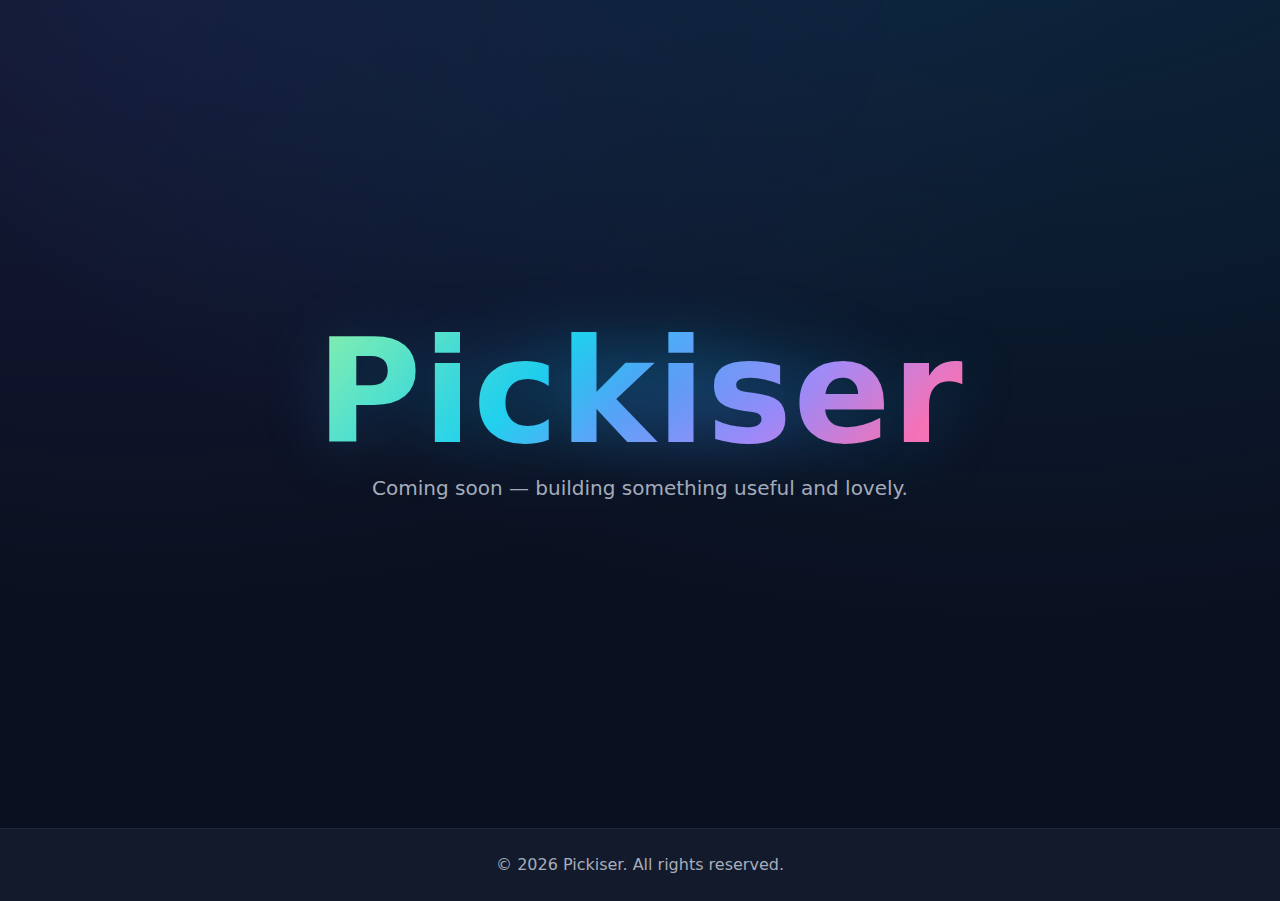
<file: index.html>
<!doctype html>
<html lang="en">
  <head>
    <meta charset="utf-8" />
    <meta name="viewport" content="width=device-width, initial-scale=1" />
    <title>Pickiser — Coming soon</title>
    <meta
      name="description"
      content="Pickiser is a product company in its bootstrap phase. Our products are in development — follow along for updates."
    />
    <meta property="og:title" content="Pickiser" />
    <meta
      property="og:description"
      content="A product company in bootstrap phase. Products in development."
    />
    <meta property="og:type" content="website" />
    <meta name="theme-color" content="#0ea5e9" />
    <link rel="stylesheet" href="./styles.css" />
    <link rel="icon" href="data:image/svg+xml,%3Csvg xmlns='http://www.w3.org/2000/svg' viewBox='0 0 100 100'%3E%3Crect width='100' height='100' rx='20' ry='20' fill='%230ea5e9'/%3E%3Ctext x='50' y='62' font-size='58' text-anchor='middle' fill='white' font-family='Segoe UI, Roboto, Helvetica, Arial' font-weight='700'%3EP%3C/text%3E%3C/svg%3E" />
  </head>
  <body>
    <main>
      <section class="hero">
        <div class="container">
          <div class="stack">
            <h1 class="hero-title" aria-label="Pickiser">
              <span class="glow" aria-hidden="true"></span>
              Pickiser
            </h1>
            <p class="tagline">Coming soon — building something useful and lovely.</p>
          </div>
        </div>
      </section>
    </main>

    <footer class="site-footer" role="contentinfo">
      <div class="container">
        <p>© <span id="year"></span> Pickiser. All rights reserved.</p>
      </div>
    </footer>

    <script src="./script.js" defer></script>
  </body>
  </html>
</file>
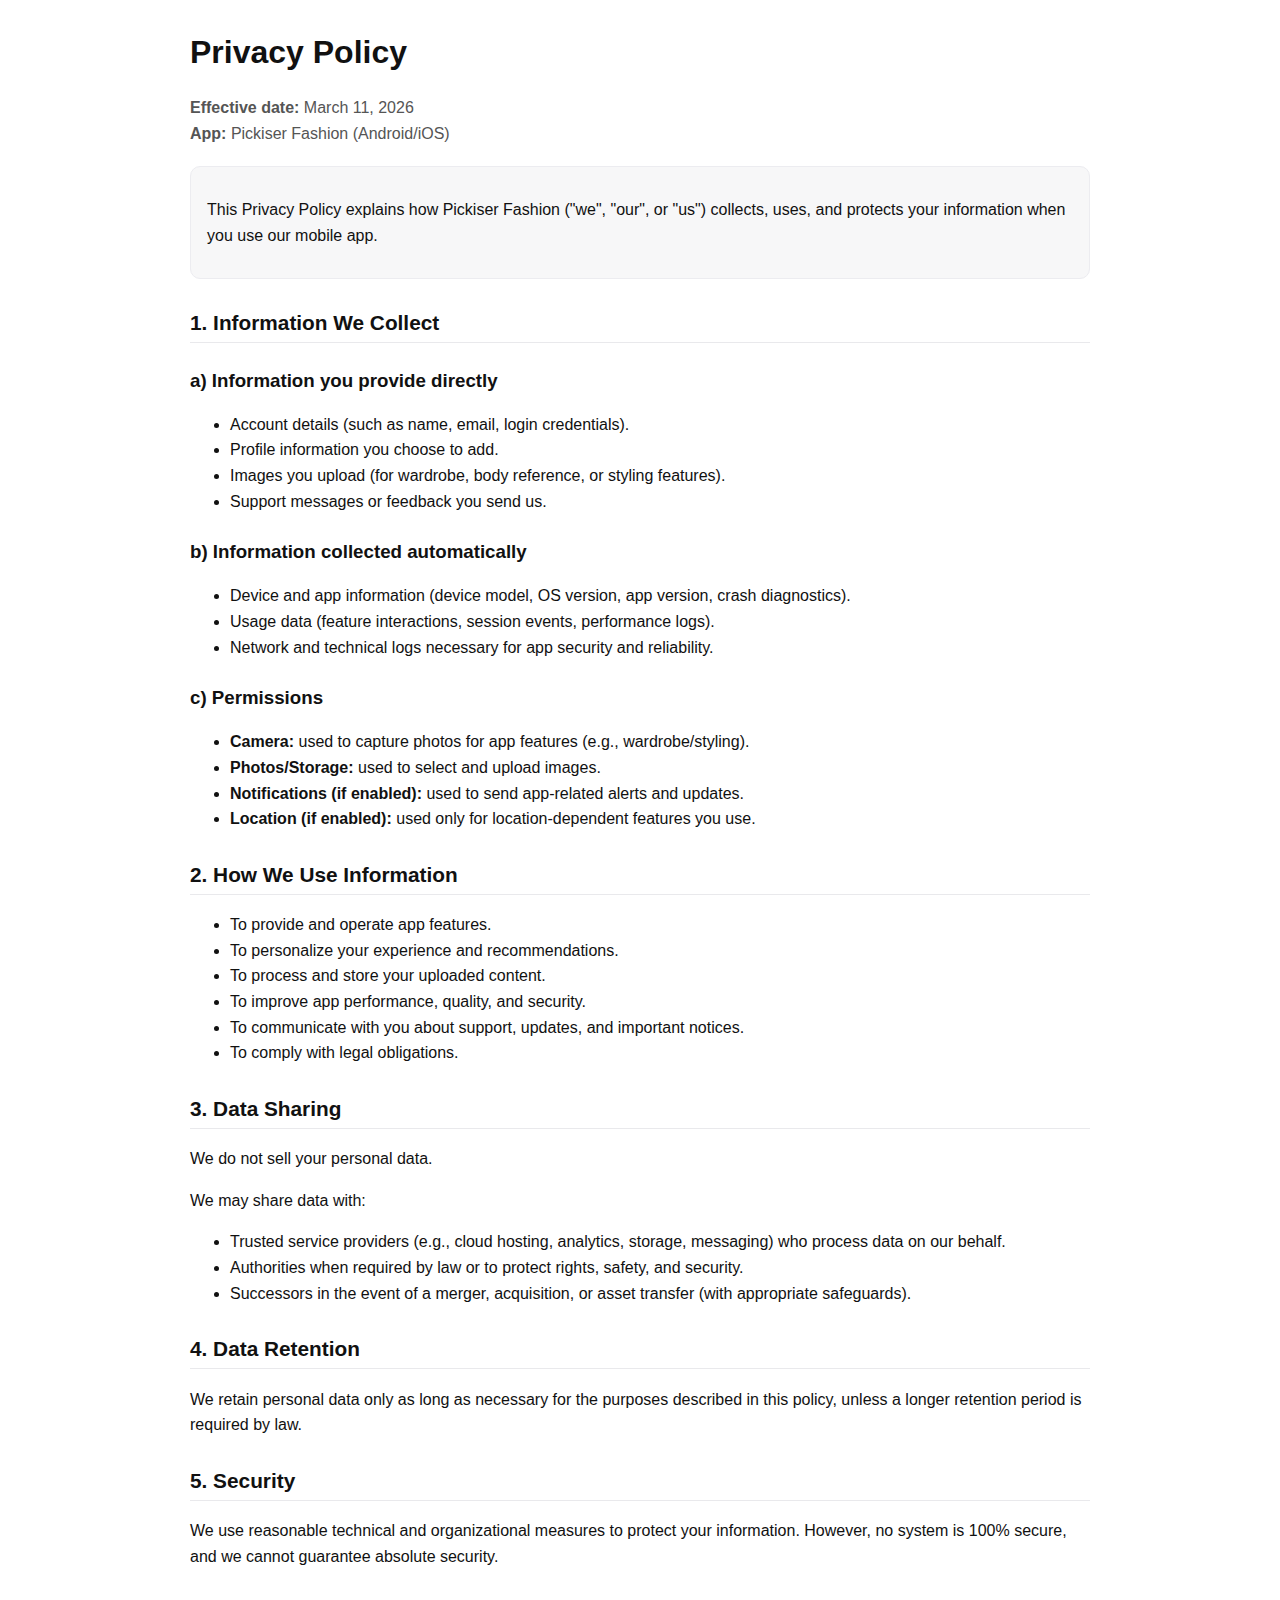
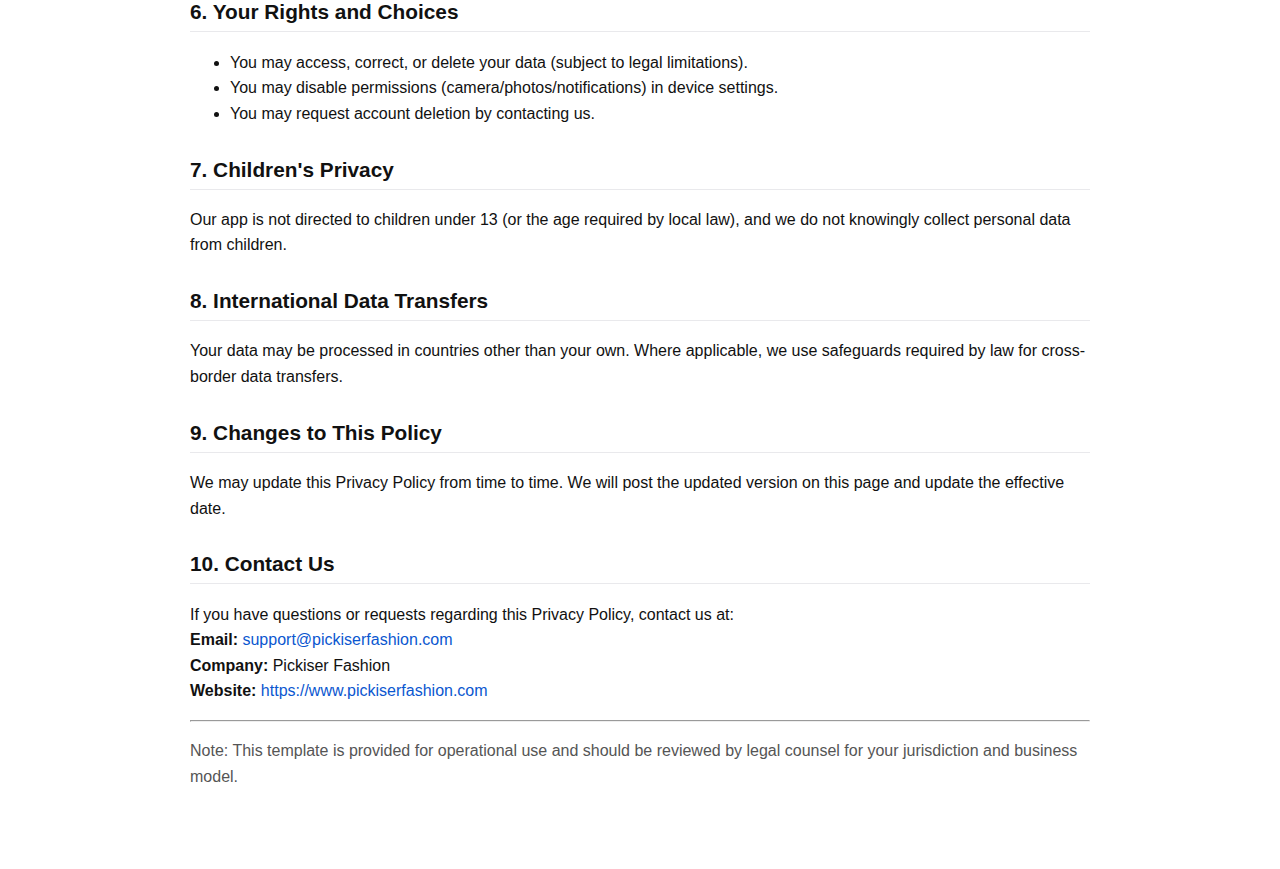
<file: picmoda-privacy-policy.html>
<!doctype html>
<html lang="en">
<head>
  <meta charset="utf-8" />
  <meta name="viewport" content="width=device-width, initial-scale=1" />
  <title>Privacy Policy - Pickiser Fashion</title>
  <meta name="description" content="Privacy Policy for Pickiser Fashion mobile application." />
  <style>
    :root { --fg:#111; --muted:#555; --bg:#fff; --card:#f7f7f8; --link:#0b57d0; }
    body { margin:0; font-family: Arial, Helvetica, sans-serif; color:var(--fg); background:var(--bg); line-height:1.6; }
    .wrap { max-width: 900px; margin: 0 auto; padding: 32px 20px 60px; }
    h1, h2, h3 { line-height:1.3; margin-top: 1.4em; }
    h1 { margin-top:0; font-size: 2rem; }
    h2 { font-size: 1.3rem; border-bottom:1px solid #e9e9ec; padding-bottom: 6px; }
    p, li { font-size: 1rem; }
    .meta { color:var(--muted); margin-bottom: 20px; }
    .card { background: var(--card); border:1px solid #ececf0; border-radius:10px; padding:14px 16px; }
    a { color:var(--link); text-decoration: none; }
    a:hover { text-decoration: underline; }
    code { background:#f0f0f2; padding:2px 6px; border-radius:4px; }
  </style>
</head>
<body>
  <main class="wrap">
    <h1>Privacy Policy</h1>
    <p class="meta">
      <strong>Effective date:</strong> March 11, 2026<br />
      <strong>App:</strong> Pickiser Fashion (Android/iOS)
    </p>

    <div class="card">
      <p>
        This Privacy Policy explains how Pickiser Fashion ("we", "our", or "us")
        collects, uses, and protects your information when you use our mobile app.
      </p>
    </div>

    <h2>1. Information We Collect</h2>
    <h3>a) Information you provide directly</h3>
    <ul>
      <li>Account details (such as name, email, login credentials).</li>
      <li>Profile information you choose to add.</li>
      <li>Images you upload (for wardrobe, body reference, or styling features).</li>
      <li>Support messages or feedback you send us.</li>
    </ul>

    <h3>b) Information collected automatically</h3>
    <ul>
      <li>Device and app information (device model, OS version, app version, crash diagnostics).</li>
      <li>Usage data (feature interactions, session events, performance logs).</li>
      <li>Network and technical logs necessary for app security and reliability.</li>
    </ul>

    <h3>c) Permissions</h3>
    <ul>
      <li><strong>Camera:</strong> used to capture photos for app features (e.g., wardrobe/styling).</li>
      <li><strong>Photos/Storage:</strong> used to select and upload images.</li>
      <li><strong>Notifications (if enabled):</strong> used to send app-related alerts and updates.</li>
      <li><strong>Location (if enabled):</strong> used only for location-dependent features you use.</li>
    </ul>

    <h2>2. How We Use Information</h2>
    <ul>
      <li>To provide and operate app features.</li>
      <li>To personalize your experience and recommendations.</li>
      <li>To process and store your uploaded content.</li>
      <li>To improve app performance, quality, and security.</li>
      <li>To communicate with you about support, updates, and important notices.</li>
      <li>To comply with legal obligations.</li>
    </ul>

    <h2>3. Data Sharing</h2>
    <p>We do not sell your personal data.</p>
    <p>We may share data with:</p>
    <ul>
      <li>Trusted service providers (e.g., cloud hosting, analytics, storage, messaging) who process data on our behalf.</li>
      <li>Authorities when required by law or to protect rights, safety, and security.</li>
      <li>Successors in the event of a merger, acquisition, or asset transfer (with appropriate safeguards).</li>
    </ul>

    <h2>4. Data Retention</h2>
    <p>
      We retain personal data only as long as necessary for the purposes described in this policy,
      unless a longer retention period is required by law.
    </p>

    <h2>5. Security</h2>
    <p>
      We use reasonable technical and organizational measures to protect your information.
      However, no system is 100% secure, and we cannot guarantee absolute security.
    </p>

    <h2>6. Your Rights and Choices</h2>
    <ul>
      <li>You may access, correct, or delete your data (subject to legal limitations).</li>
      <li>You may disable permissions (camera/photos/notifications) in device settings.</li>
      <li>You may request account deletion by contacting us.</li>
    </ul>

    <h2>7. Children's Privacy</h2>
    <p>
      Our app is not directed to children under 13 (or the age required by local law),
      and we do not knowingly collect personal data from children.
    </p>

    <h2>8. International Data Transfers</h2>
    <p>
      Your data may be processed in countries other than your own. Where applicable,
      we use safeguards required by law for cross-border data transfers.
    </p>

    <h2>9. Changes to This Policy</h2>
    <p>
      We may update this Privacy Policy from time to time. We will post the updated version
      on this page and update the effective date.
    </p>

    <h2>10. Contact Us</h2>
    <p>
      If you have questions or requests regarding this Privacy Policy, contact us at:<br />
      <strong>Email:</strong> <a href="mailto:support@pickiserfashion.com">support@pickiserfashion.com</a><br />
      <strong>Company:</strong> Pickiser Fashion<br />
      <strong>Website:</strong> <a href="https://www.pickiserfashion.com">https://www.pickiserfashion.com</a>
    </p>

    <hr />
    <p class="meta">
      Note: This template is provided for operational use and should be reviewed by legal counsel
      for your jurisdiction and business model.
    </p>
  </main>
</body>
</html>
</file>
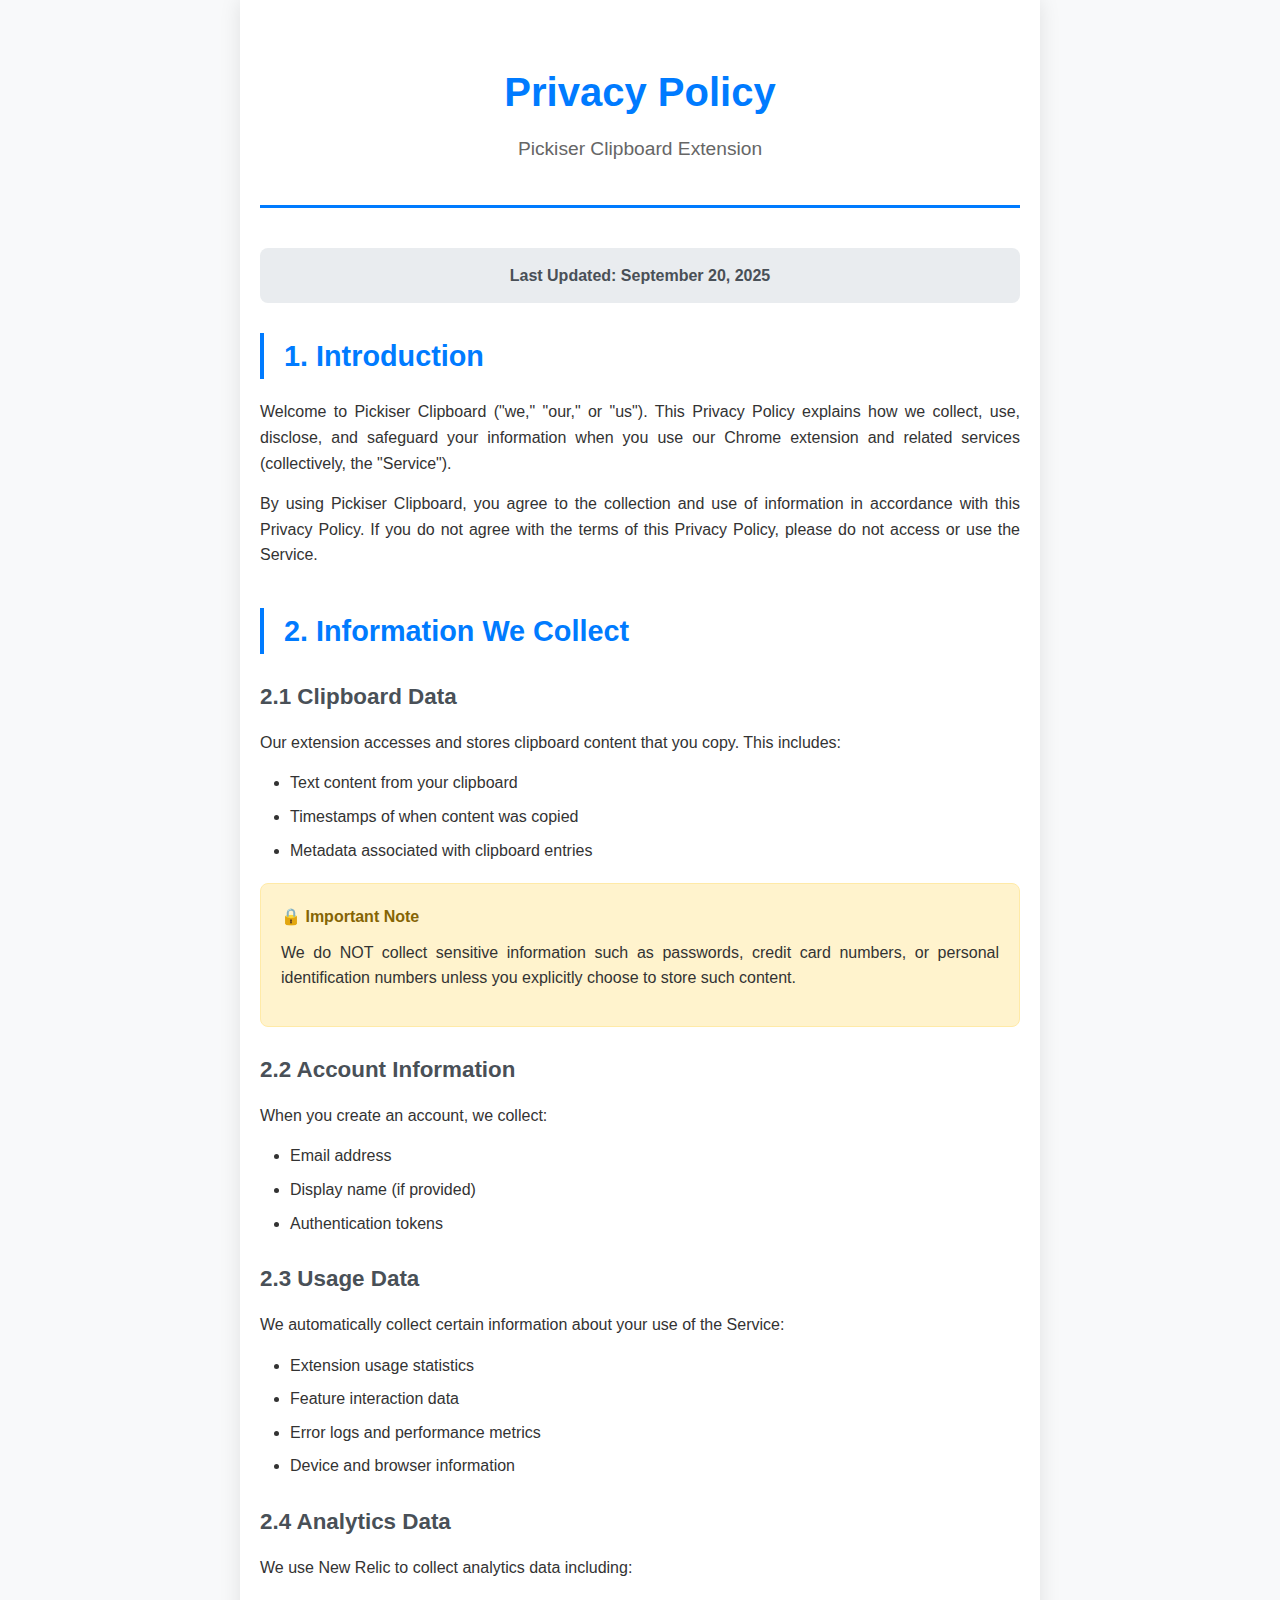
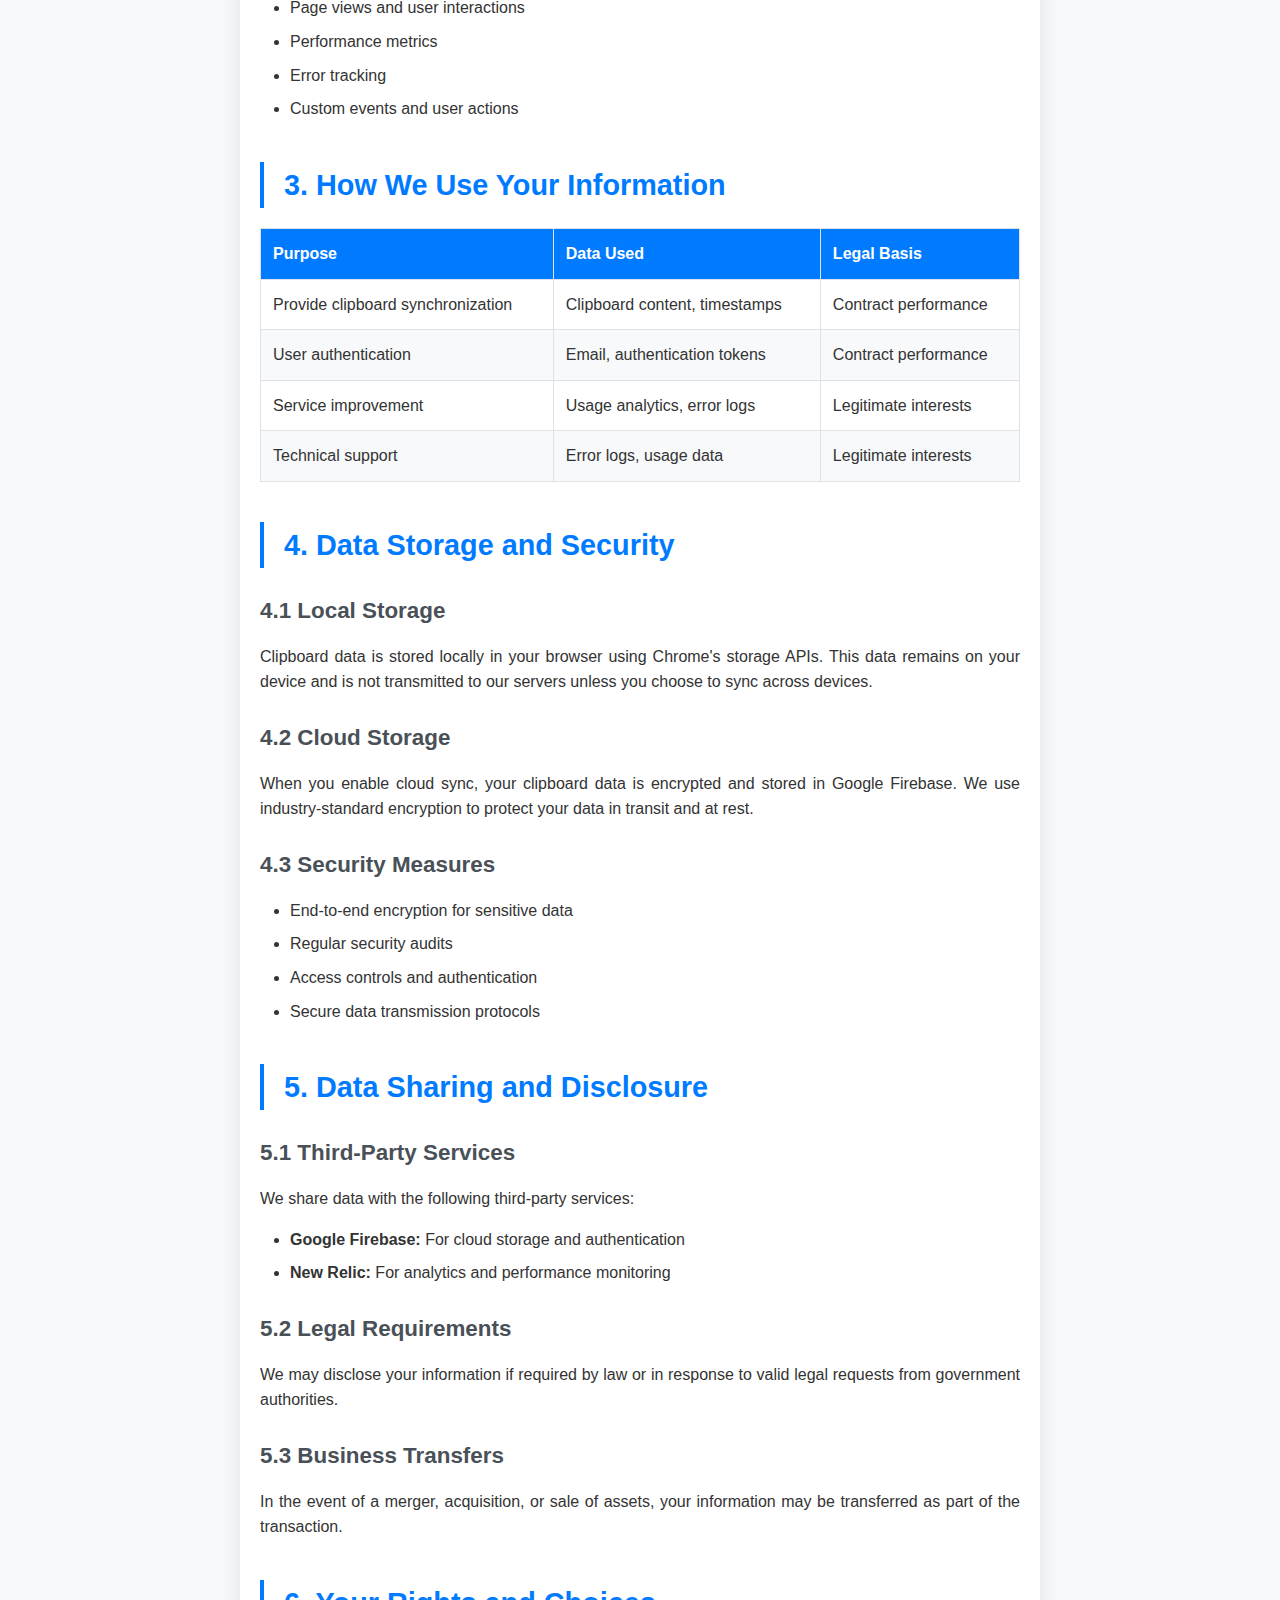
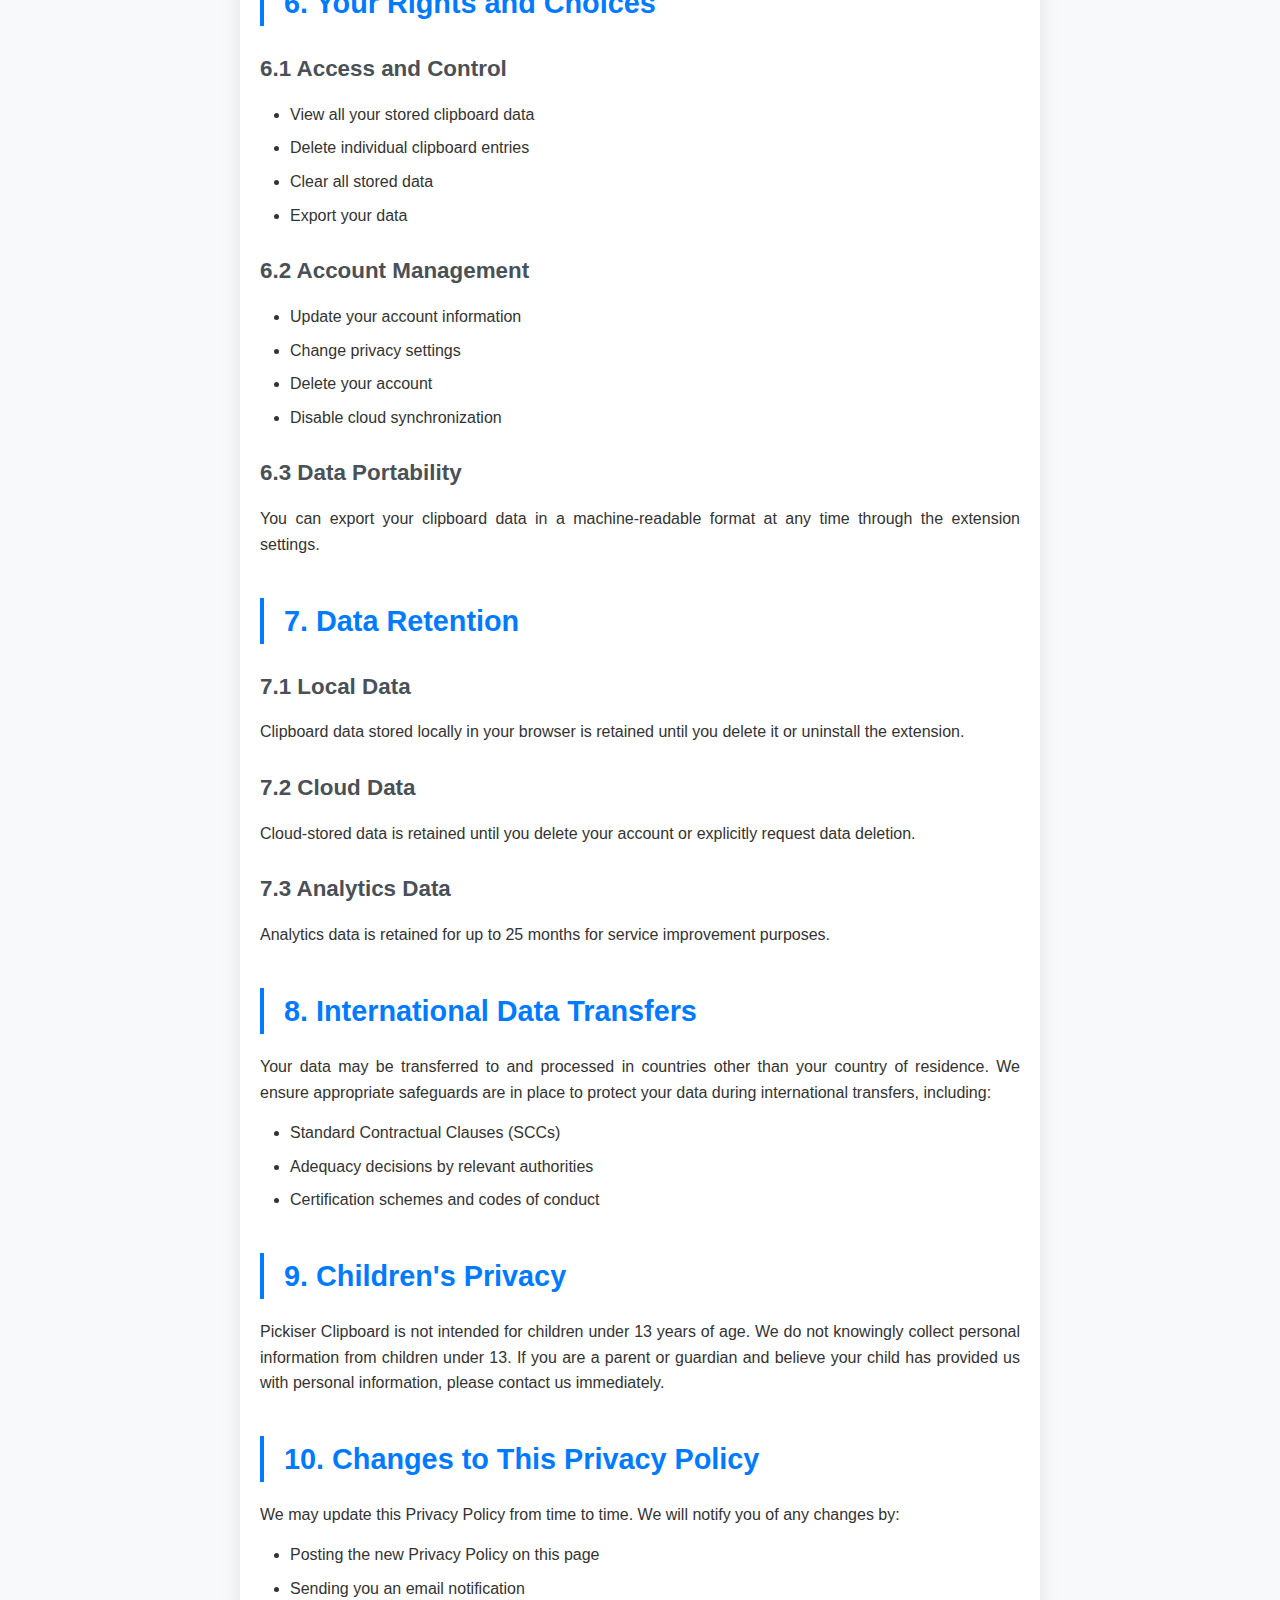
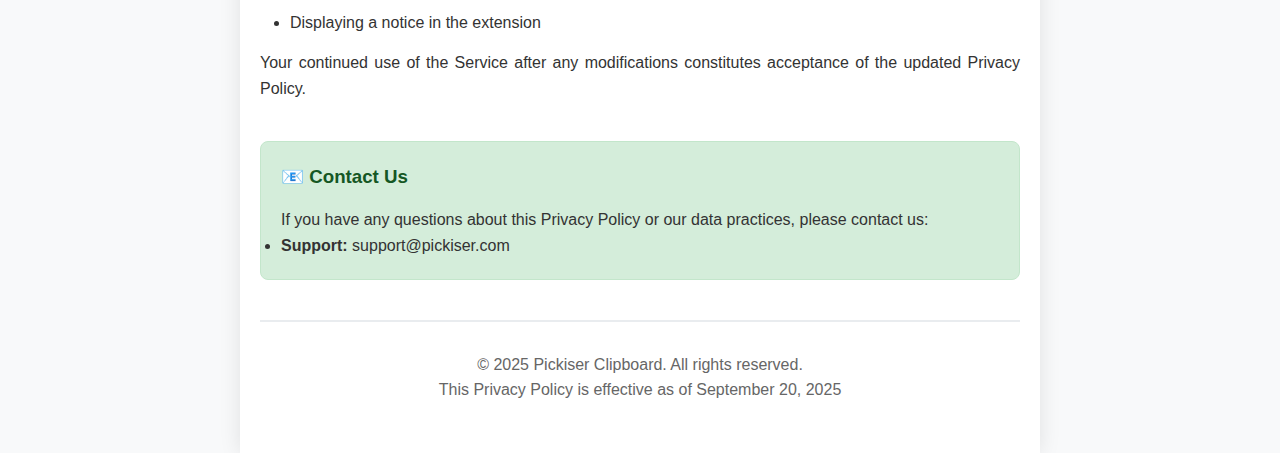
<file: privacy.html>
<!DOCTYPE html>
<html lang="en">
<head>
    <meta charset="UTF-8">
    <meta name="viewport" content="width=device-width, initial-scale=1.0">
    <title>Privacy Policy - Pickiser Clipboard</title>
    <style>
        * {
            margin: 0;
            padding: 0;
            box-sizing: border-box;
        }
        
        body {
            font-family: -apple-system, BlinkMacSystemFont, 'Segoe UI', Roboto, Oxygen, Ubuntu, Cantarell, sans-serif;
            line-height: 1.6;
            color: #333;
            background-color: #f8f9fa;
        }
        
        .container {
            max-width: 800px;
            margin: 0 auto;
            padding: 20px;
            background-color: white;
            box-shadow: 0 0 20px rgba(0,0,0,0.1);
        }
        
        .header {
            text-align: center;
            padding: 40px 0;
            border-bottom: 3px solid #007bff;
            margin-bottom: 40px;
        }
        
        .header h1 {
            color: #007bff;
            font-size: 2.5em;
            margin-bottom: 10px;
        }
        
        .header .subtitle {
            color: #666;
            font-size: 1.2em;
        }
        
        .last-updated {
            background-color: #e9ecef;
            padding: 15px;
            border-radius: 8px;
            margin-bottom: 30px;
            text-align: center;
            font-weight: bold;
            color: #495057;
        }
        
        .section {
            margin-bottom: 40px;
        }
        
        .section h2 {
            color: #007bff;
            font-size: 1.8em;
            margin-bottom: 20px;
            border-left: 4px solid #007bff;
            padding-left: 20px;
        }
        
        .section h3 {
            color: #495057;
            font-size: 1.4em;
            margin: 25px 0 15px 0;
        }
        
        .section p {
            margin-bottom: 15px;
            text-align: justify;
        }
        
        .section ul {
            margin: 15px 0 15px 30px;
        }
        
        .section li {
            margin-bottom: 8px;
        }
        
        .highlight-box {
            background-color: #fff3cd;
            border: 1px solid #ffeaa7;
            border-radius: 8px;
            padding: 20px;
            margin: 20px 0;
        }
        
        .highlight-box h4 {
            color: #856404;
            margin-bottom: 10px;
        }
        
        .contact-info {
            background-color: #d4edda;
            border: 1px solid #c3e6cb;
            border-radius: 8px;
            padding: 20px;
            margin-top: 40px;
        }
        
        .contact-info h3 {
            color: #155724;
            margin-bottom: 15px;
        }
        
        .footer {
            text-align: center;
            padding: 30px 0;
            border-top: 2px solid #e9ecef;
            margin-top: 40px;
            color: #666;
        }
        
        .table-container {
            overflow-x: auto;
            margin: 20px 0;
        }
        
        table {
            width: 100%;
            border-collapse: collapse;
            background-color: white;
        }
        
        th, td {
            border: 1px solid #dee2e6;
            padding: 12px;
            text-align: left;
        }
        
        th {
            background-color: #007bff;
            color: white;
            font-weight: bold;
        }
        
        tr:nth-child(even) {
            background-color: #f8f9fa;
        }
    </style>
</head>
<body>
    <div class="container">
        <div class="header">
            <h1>Privacy Policy</h1>
            <div class="subtitle">Pickiser Clipboard Extension</div>
        </div>
        
        <div class="last-updated">
            Last Updated: September 20, 2025
        </div>
        
        <div class="section">
            <h2>1. Introduction</h2>
            <p>Welcome to Pickiser Clipboard ("we," "our," or "us"). This Privacy Policy explains how we collect, use, disclose, and safeguard your information when you use our Chrome extension and related services (collectively, the "Service").</p>
            
            <p>By using Pickiser Clipboard, you agree to the collection and use of information in accordance with this Privacy Policy. If you do not agree with the terms of this Privacy Policy, please do not access or use the Service.</p>
        </div>
        
        <div class="section">
            <h2>2. Information We Collect</h2>
            
            <h3>2.1 Clipboard Data</h3>
            <p>Our extension accesses and stores clipboard content that you copy. This includes:</p>
            <ul>
                <li>Text content from your clipboard</li>
                <li>Timestamps of when content was copied</li>
                <li>Metadata associated with clipboard entries</li>
            </ul>
            
            <div class="highlight-box">
                <h4>🔒 Important Note</h4>
                <p>We do NOT collect sensitive information such as passwords, credit card numbers, or personal identification numbers unless you explicitly choose to store such content.</p>
            </div>
            
            <h3>2.2 Account Information</h3>
            <p>When you create an account, we collect:</p>
            <ul>
                <li>Email address</li>
                <li>Display name (if provided)</li>
                <li>Authentication tokens</li>
            </ul>
            
            <h3>2.3 Usage Data</h3>
            <p>We automatically collect certain information about your use of the Service:</p>
            <ul>
                <li>Extension usage statistics</li>
                <li>Feature interaction data</li>
                <li>Error logs and performance metrics</li>
                <li>Device and browser information</li>
            </ul>
            
            <h3>2.4 Analytics Data</h3>
            <p>We use New Relic to collect analytics data including:</p>
            <ul>
                <li>Page views and user interactions</li>
                <li>Performance metrics</li>
                <li>Error tracking</li>
                <li>Custom events and user actions</li>
            </ul>
        </div>
        
        <div class="section">
            <h2>3. How We Use Your Information</h2>
            
            <div class="table-container">
                <table>
                    <thead>
                        <tr>
                            <th>Purpose</th>
                            <th>Data Used</th>
                            <th>Legal Basis</th>
                        </tr>
                    </thead>
                    <tbody>
                        <tr>
                            <td>Provide clipboard synchronization</td>
                            <td>Clipboard content, timestamps</td>
                            <td>Contract performance</td>
                        </tr>
                        <tr>
                            <td>User authentication</td>
                            <td>Email, authentication tokens</td>
                            <td>Contract performance</td>
                        </tr>
                        <tr>
                            <td>Service improvement</td>
                            <td>Usage analytics, error logs</td>
                            <td>Legitimate interests</td>
                        </tr>
                        <tr>
                            <td>Technical support</td>
                            <td>Error logs, usage data</td>
                            <td>Legitimate interests</td>
                        </tr>
                    </tbody>
                </table>
            </div>
        </div>
        
        <div class="section">
            <h2>4. Data Storage and Security</h2>
            
            <h3>4.1 Local Storage</h3>
            <p>Clipboard data is stored locally in your browser using Chrome's storage APIs. This data remains on your device and is not transmitted to our servers unless you choose to sync across devices.</p>
            
            <h3>4.2 Cloud Storage</h3>
            <p>When you enable cloud sync, your clipboard data is encrypted and stored in Google Firebase. We use industry-standard encryption to protect your data in transit and at rest.</p>
            
            <h3>4.3 Security Measures</h3>
            <ul>
                <li>End-to-end encryption for sensitive data</li>
                <li>Regular security audits</li>
                <li>Access controls and authentication</li>
                <li>Secure data transmission protocols</li>
            </ul>
        </div>
        
        <div class="section">
            <h2>5. Data Sharing and Disclosure</h2>
            
            <h3>5.1 Third-Party Services</h3>
            <p>We share data with the following third-party services:</p>
            <ul>
                <li><strong>Google Firebase:</strong> For cloud storage and authentication</li>
                <li><strong>New Relic:</strong> For analytics and performance monitoring</li>
            </ul>
            
            <h3>5.2 Legal Requirements</h3>
            <p>We may disclose your information if required by law or in response to valid legal requests from government authorities.</p>
            
            <h3>5.3 Business Transfers</h3>
            <p>In the event of a merger, acquisition, or sale of assets, your information may be transferred as part of the transaction.</p>
        </div>
        
        <div class="section">
            <h2>6. Your Rights and Choices</h2>
            
            <h3>6.1 Access and Control</h3>
            <ul>
                <li>View all your stored clipboard data</li>
                <li>Delete individual clipboard entries</li>
                <li>Clear all stored data</li>
                <li>Export your data</li>
            </ul>
            
            <h3>6.2 Account Management</h3>
            <ul>
                <li>Update your account information</li>
                <li>Change privacy settings</li>
                <li>Delete your account</li>
                <li>Disable cloud synchronization</li>
            </ul>
            
            <h3>6.3 Data Portability</h3>
            <p>You can export your clipboard data in a machine-readable format at any time through the extension settings.</p>
        </div>
        
        <div class="section">
            <h2>7. Data Retention</h2>
            
            <h3>7.1 Local Data</h3>
            <p>Clipboard data stored locally in your browser is retained until you delete it or uninstall the extension.</p>
            
            <h3>7.2 Cloud Data</h3>
            <p>Cloud-stored data is retained until you delete your account or explicitly request data deletion.</p>
            
            <h3>7.3 Analytics Data</h3>
            <p>Analytics data is retained for up to 25 months for service improvement purposes.</p>
        </div>
        
        <div class="section">
            <h2>8. International Data Transfers</h2>
            <p>Your data may be transferred to and processed in countries other than your country of residence. We ensure appropriate safeguards are in place to protect your data during international transfers, including:</p>
            <ul>
                <li>Standard Contractual Clauses (SCCs)</li>
                <li>Adequacy decisions by relevant authorities</li>
                <li>Certification schemes and codes of conduct</li>
            </ul>
        </div>
        
        <div class="section">
            <h2>9. Children's Privacy</h2>
            <p>Pickiser Clipboard is not intended for children under 13 years of age. We do not knowingly collect personal information from children under 13. If you are a parent or guardian and believe your child has provided us with personal information, please contact us immediately.</p>
        </div>
        
        <div class="section">
            <h2>10. Changes to This Privacy Policy</h2>
            <p>We may update this Privacy Policy from time to time. We will notify you of any changes by:</p>
            <ul>
                <li>Posting the new Privacy Policy on this page</li>
                <li>Sending you an email notification</li>
                <li>Displaying a notice in the extension</li>
            </ul>
            <p>Your continued use of the Service after any modifications constitutes acceptance of the updated Privacy Policy.</p>
        </div>
        
        <div class="contact-info">
            <h3>📧 Contact Us</h3>
            <p>If you have any questions about this Privacy Policy or our data practices, please contact us:</p>
            <ul>
                <li><strong>Support:</strong> support@pickiser.com</li>
            </ul>
        </div>
        
        <div class="footer">
            <p>&copy; 2025 Pickiser Clipboard. All rights reserved.</p>
            <p>This Privacy Policy is effective as of September 20, 2025</p>
        </div>
    </div>
</body>
</html>
</file>
<file: styles.css>
/* Basic reset and variables */
:root {
  --bg: #0b1020;
  --panel: #131a2b;
  --text: #e5e7eb;
  --muted: #a6adbb;
  --primary: #0ea5e9;
  --primary-600: #0284c7;
  --card: #101728;
  --shadow: 0 8px 30px rgba(0, 0, 0, 0.25);
}

* {
  box-sizing: border-box;
}

html, body {
  height: 100%;
}

body {
  margin: 0;
  font-family: ui-sans-serif, system-ui, -apple-system, Segoe UI, Roboto,
    Helvetica, Arial, "Apple Color Emoji", "Segoe UI Emoji";
  background: radial-gradient(1200px 800px at 80% -20%, rgba(14, 165, 233, 0.16), transparent),
              radial-gradient(1000px 600px at 10% 0%, rgba(99, 102, 241, 0.12), transparent),
              var(--bg);
  color: var(--text);
  line-height: 1.6;
}

.container {
  max-width: 1024px;
  margin: 0 auto;
  padding: 0 1rem;
}

/* Header removed for minimal landing */

/* Hero */
.hero {
  min-height: calc(100vh - 72px);
  display: flex;
  align-items: center;
  justify-content: center;
  text-align: center;
  padding: 4rem 0;
}
.hero .container { position: relative; }
.stack { position: relative; z-index: 1; }

/* Big brand title */
.hero-title {
  position: relative;
  margin: 0 0 0.75rem;
  font-weight: 800;
  letter-spacing: 1px;
  line-height: 0.95;
  font-size: clamp(3.2rem, 13vw, 9rem);
  background: linear-gradient(135deg, #86efac, #22d3ee 35%, #60a5fa 50%, #a78bfa 70%, #f472b6 90%);
  -webkit-background-clip: text;
  background-clip: text;
  color: transparent;
  filter: drop-shadow(0 10px 30px rgba(14, 165, 233, 0.18));
}

/* Soft glow behind the title */
.hero-title .glow {
  position: absolute;
  inset: -10% -8% -15%;
  z-index: -1;
  background: radial-gradient(60% 60% at 50% 40%, rgba(14,165,233,0.25), transparent 60%),
              radial-gradient(40% 40% at 60% 60%, rgba(99,102,241,0.22), transparent 60%);
  filter: blur(30px);
  border-radius: 50%;
}

.tagline {
  color: var(--muted);
  margin: 0 auto;
  max-width: 800px;
  font-size: clamp(1rem, 2.2vw, 1.25rem);
}

/* Email notify form */
/* Removed subscribe card and brand pill for minimal look */

/* Form styles removed */

/* Animations removed for calmer look */
.cta {
  display: inline-block;
  background: linear-gradient(135deg, var(--primary), var(--primary-600));
  color: #0b1020;
  font-weight: 700;
  text-decoration: none;
  padding: 0.75rem 1rem;
  border-radius: 10px;
  box-shadow: var(--shadow);
}
.cta:hover {
  filter: brightness(1.05);
}

/* Sections */
.section {
  padding: 3rem 0;
}
.section h2 {
  font-size: 1.5rem;
  margin: 0 0 1rem;
}
.section p {
  color: var(--muted);
}

/* Cards */
.cards {
  display: grid;
  grid-template-columns: repeat(3, minmax(0, 1fr));
  gap: 1rem;
  margin-top: 1rem;
}
.card {
  background: var(--card);
  border: 1px solid rgba(255, 255, 255, 0.06);
  border-radius: 12px;
  padding: 1rem;
  box-shadow: var(--shadow);
}
.card h3 {
  margin-top: 0;
}
.card p {
  color: var(--muted);
}

/* Timeline */
.timeline {
  list-style: none;
  padding: 0;
  margin: 0;
}
.timeline li {
  display: grid;
  grid-template-columns: 140px 1fr;
  gap: 1rem;
  padding: 0.75rem 0;
  border-bottom: 1px dashed rgba(255, 255, 255, 0.1);
}
.timeline .time {
  color: var(--muted);
}

/* Footer */
.site-footer {
  border-top: 1px solid rgba(255, 255, 255, 0.06);
  background: var(--panel);
}
.site-footer .container {
  display: flex;
  align-items: center;
  justify-content: center;
  min-height: 72px;
}
.site-footer p {
  color: var(--muted);
  margin: 0;
}

/* Responsive */
@media (max-width: 800px) {
  .cards {
    grid-template-columns: 1fr;
  }
  .timeline li {
    grid-template-columns: 1fr;
  }
  .email-form { grid-template-columns: 1fr; }
}
</file>
